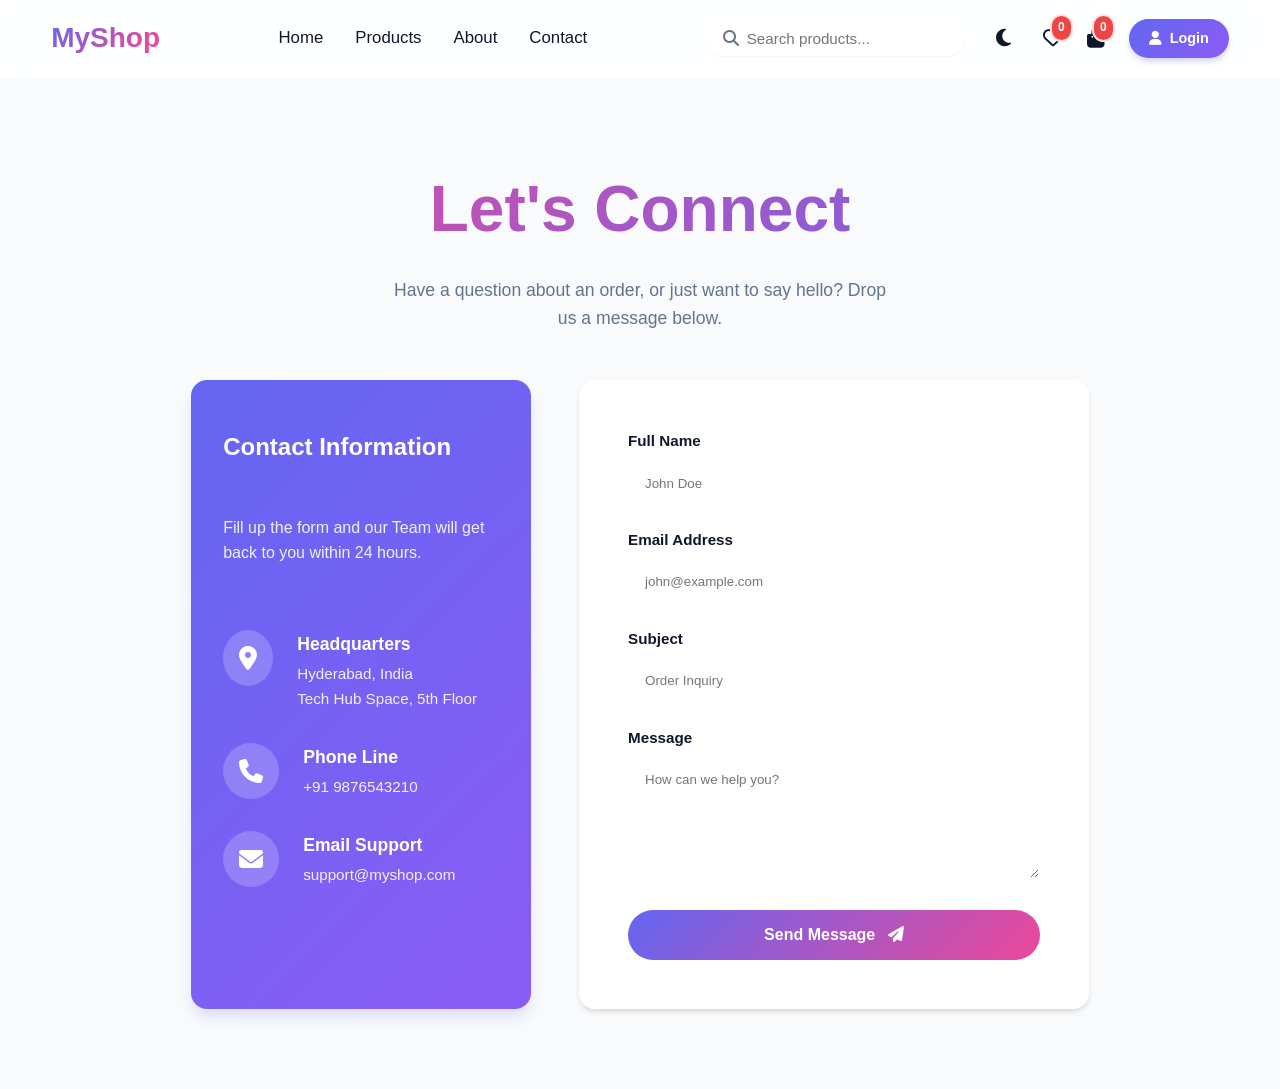
<file: contact.html>
<!DOCTYPE html>
<html lang="en">
<head>
    <meta charset="UTF-8">
    <title>Contact Us | MyShop</title>
    <meta name="viewport" content="width=device-width, initial-scale=1.0">
    <meta http-equiv="Content-Security-Policy" content="default-src 'self'; style-src 'self' 'unsafe-inline' https://cdnjs.cloudflare.com https://fonts.googleapis.com; font-src 'self' https://cdnjs.cloudflare.com https://fonts.gstatic.com; script-src 'self' 'unsafe-inline';">

    <link rel="preconnect" href="https://fonts.googleapis.com">
    <link rel="preconnect" href="https://fonts.gstatic.com" crossorigin>
    <link rel="preconnect" href="https://cdnjs.cloudflare.com" crossorigin>
    <link rel="stylesheet" href="style/variables.css">
    <link rel="stylesheet" href="style/main.css">
    <link rel="stylesheet" href="https://cdnjs.cloudflare.com/ajax/libs/font-awesome/6.5.1/css/all.min.css">
    
    <style>
        .contact-hero {
            text-align: center;
            padding: 5rem 4% 3rem 4%;
        }

        .contact-hero h1 {
            font-size: clamp(2.5rem, 5vw, 4rem);
            margin-bottom: 1rem;
            background: linear-gradient(135deg, var(--secondary-color), var(--primary-color));
            -webkit-background-clip: text;
            background-clip: text;
            -webkit-text-fill-color: transparent;
        }

        .contact-wrapper {
            max-width: 1000px;
            margin: 0 auto 5rem auto;
            display: grid;
            grid-template-columns: 1fr 1.5fr;
            gap: 3rem;
            padding: 0 4%;
        }

        @media (max-width: 768px) {
            .contact-wrapper {
                grid-template-columns: 1fr;
            }
        }

        .contact-info-card {
            background: linear-gradient(135deg, var(--primary-color), var(--accent-color));
            color: white;
            padding: 3rem 2rem;
            border-radius: var(--radius-lg);
            box-shadow: var(--shadow-colored);
            display: flex;
            flex-direction: column;
            gap: 2rem;
        }

        .info-row {
            display: flex;
            align-items: flex-start;
            gap: 1.5rem;
        }

        .info-row i {
            font-size: 1.5rem;
            background: rgba(255,255,255,0.2);
            padding: 1rem;
            border-radius: 50%;
        }

        .info-row h4 {
            font-size: 1.1rem;
            margin-bottom: 0.25rem;
        }
        .info-row p {
            opacity: 0.9;
            font-size: 0.95rem;
        }

        .contact-form {
            background: var(--surface-color);
            padding: 3rem;
            border-radius: var(--radius-lg);
            border: 1px solid var(--surface-border);
            box-shadow: var(--shadow-md);
        }

        .form-group {
            margin-bottom: 1.5rem;
        }

        .form-group label {
            display: block;
            margin-bottom: 0.5rem;
            color: var(--text-color);
            font-weight: 600;
            font-size: 0.95rem;
        }

        .form-control {
            width: 100%;
            padding: 0.8rem 1rem;
            background: rgba(255,255,255,0.5);
            border: 1px solid var(--surface-border);
            border-radius: var(--radius-md);
            color: var(--text-color);
            font-family: var(--font-main);
            outline: none;
            transition: border-color var(--transition-fast), box-shadow var(--transition-fast);
        }

        .form-control:focus {
            border-color: var(--primary-color);
            box-shadow: 0 0 0 3px rgba(99, 102, 241, 0.2);
            background: white;
        }

        textarea.form-control {
            resize: vertical;
            min-height: 120px;
        }

        .submit-btn {
            background: linear-gradient(135deg, var(--primary-color), var(--secondary-color));
            color: white;
            border: none;
            padding: 1rem 2rem;
            border-radius: var(--radius-full);
            font-weight: 700;
            font-size: 1rem;
            cursor: pointer;
            transition: transform var(--transition-bounce), box-shadow var(--transition-fast);
            width: 100%;
        }

        .submit-btn:hover {
            transform: translateY(-2px);
            box-shadow: var(--shadow-colored);
        }

        #form-success {
            display: none;
            background: var(--success-color);
            color: white;
            padding: 1rem;
            border-radius: var(--radius-md);
            text-align: center;
            margin-bottom: 1.5rem;
            font-weight: 600;
            animation: fadeUp 0.4s ease forwards;
        }
        
        @keyframes fadeUp {
            from { opacity: 0; transform: translateY(10px); }
            to { opacity: 1; transform: translateY(0); }
        }
    </style>
</head>
<body class="light-theme">

<!-- HEADER -->
<header id="main-header">
    <div class="logo" onclick="window.location.href='index.html'">MyShop</div>

    <nav id="navbar">
        <ul class="nav-links" id="nav-links">
            <li><a href="index.html" class="nav-link">Home</a></li>
            <li><a href="index.html#products" class="nav-link">Products</a></li>
            <li><a href="about.html" class="nav-link">About</a></li>
            <li><a href="contact.html" class="nav-link">Contact</a></li>
        </ul>
    </nav>

    <div class="header-actions">
        <!-- Search -->
        <div class="search-container">
            <div class="search-bar">
                <i class="fa fa-search"></i>
                <input type="text" id="searchInput" placeholder="Search products...">
            </div>
        </div>

        <!-- Dark Mode Toggle -->
        <button id="themeToggleBtn" class="theme-toggle-btn" aria-label="Toggle Dark Mode">
            <i class="fa-solid fa-moon"></i>
        </button>

        <!-- Wishlist -->
        <a href="wishlist.html" class="icon-badge-container">
            <i class="fa-regular fa-heart"></i>
            <span class="badge-count" id="wishlistCount">0</span>
        </a>
       
        <!-- Cart -->
        <a href="cart.html" class="icon-badge-container">
            <i class="fa-solid fa-bag-shopping"></i>
            <span class="badge-count" id="cartCount">0</span>
        </a>

        <!-- Auth Buttons -->
        <div id="authActions">
            <a href="login.html" class="login-btn" style="text-decoration: none; font-size: 0.9rem;" id="loginBtn"><i class="fa-solid fa-user"></i> Login</a>
        </div>

        <div class="hamburger" id="hamburgerMenu">
            <i class="fa fa-bars"></i>
        </div>
    </div>
</header>

<main>
    <div class="contact-hero">
        <h1>Let's Connect</h1>
        <p style="font-size: 1.1rem; color: var(--text-muted); max-width: 500px; margin: 0 auto;">Have a question about an order, or just want to say hello? Drop us a message below.</p>
    </div>

    <div class="contact-wrapper">
        <!-- Info Panel -->
        <div class="contact-info-card">
            <h3 style="font-size: 1.5rem; margin-bottom: 1rem;">Contact Information</h3>
            <p style="opacity: 0.9; margin-bottom: 2rem;">Fill up the form and our Team will get back to you within 24 hours.</p>

            <div class="info-row">
                <i class="fa-solid fa-location-dot"></i>
                <div>
                    <h4>Headquarters</h4>
                    <p>Hyderabad, India<br>Tech Hub Space, 5th Floor</p>
                </div>
            </div>
            <div class="info-row">
                <i class="fa-solid fa-phone"></i>
                <div>
                    <h4>Phone Line</h4>
                    <p>+91 9876543210</p>
                </div>
            </div>
            <div class="info-row">
                <i class="fa-solid fa-envelope"></i>
                <div>
                    <h4>Email Support</h4>
                    <p>support@myshop.com</p>
                </div>
            </div>
        </div>

        <!-- Form Panel -->
        <div class="contact-form">
            <div id="form-success"><i class="fa-solid fa-check-circle"></i> Message sent successfully!</div>
            
            <form id="contactForm" onsubmit="handleContact(event)">
                <div class="form-group">
                    <label>Full Name</label>
                    <input type="text" class="form-control" placeholder="John Doe" required>
                </div>
                <div class="form-group">
                    <label>Email Address</label>
                    <input type="email" class="form-control" placeholder="john@example.com" required>
                </div>
                <div class="form-group">
                    <label>Subject</label>
                    <input type="text" class="form-control" placeholder="Order Inquiry" required>
                </div>
                <div class="form-group">
                    <label>Message</label>
                    <textarea class="form-control" placeholder="How can we help you?" required></textarea>
                </div>
                <button type="submit" class="submit-btn">Send Message <i class="fa-solid fa-paper-plane" style="margin-left: 8px;"></i></button>
            </form>
        </div>
    </div>
</main>

<script src="scripts/ui.js" defer></script>
<script>
    function handleContact(e) {
        e.preventDefault();
        // Client-side simulation
        const btn = document.querySelector('.submit-btn');
        btn.innerHTML = '<i class="fa-solid fa-circle-notch fa-spin"></i> Sending...';
        btn.style.opacity = '0.8';

        setTimeout(() => {
            document.getElementById("contactForm").style.display = 'none';
            document.getElementById("form-success").style.display = 'block';
        }, 1000);
    }
</script>
</body>
</html>
</file>
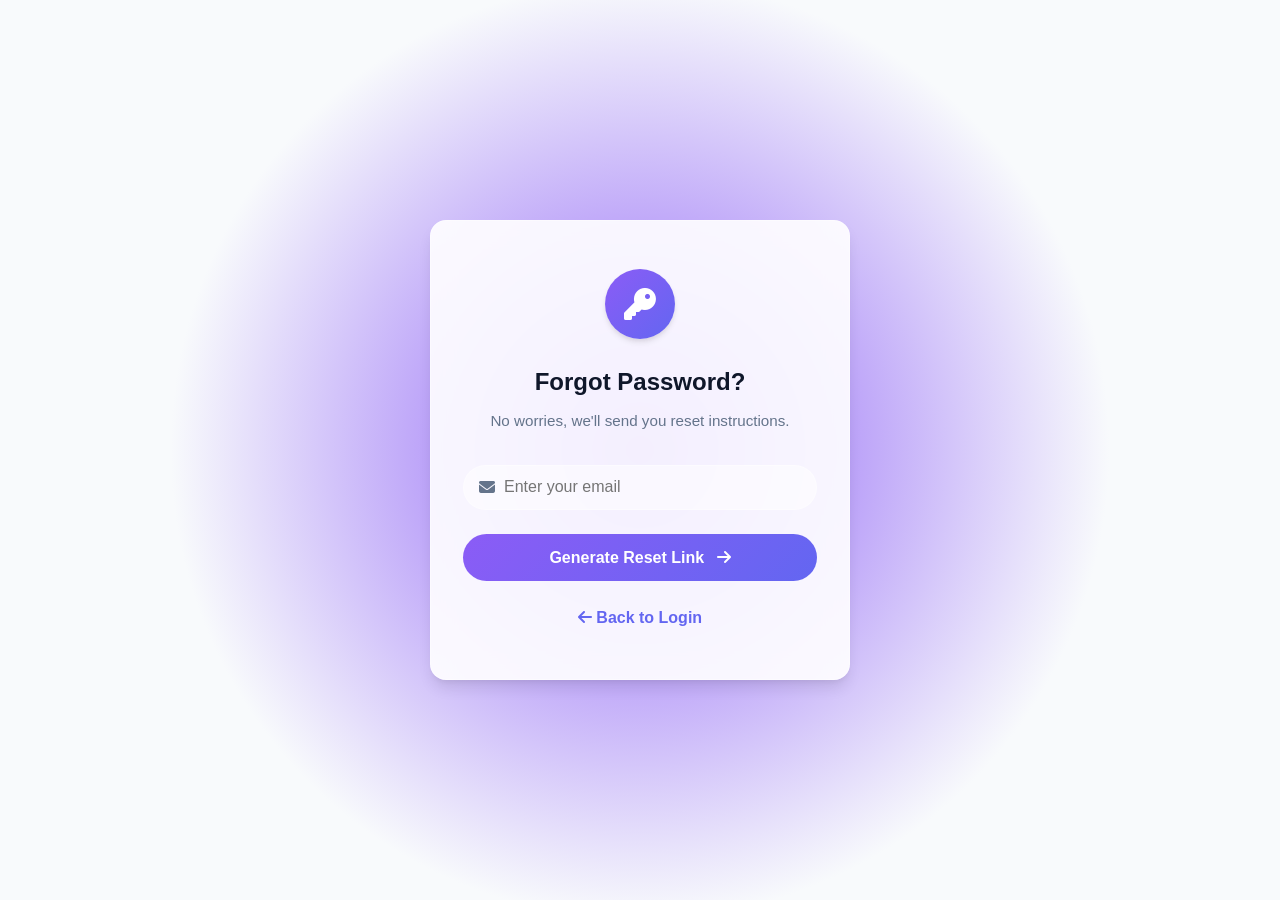
<file: forgot.html>
<!DOCTYPE html>
<html lang="en">
<head>
    <meta charset="UTF-8">
    <title>Forgot Password | MyShop</title>
    <meta name="viewport" content="width=device-width, initial-scale=1.0">
    <meta http-equiv="Content-Security-Policy" content="default-src 'self'; style-src 'self' 'unsafe-inline' https://cdnjs.cloudflare.com https://fonts.googleapis.com; font-src 'self' https://cdnjs.cloudflare.com https://fonts.gstatic.com; script-src 'self' 'unsafe-inline';">

    <link rel="preconnect" href="https://fonts.googleapis.com">
    <link rel="preconnect" href="https://fonts.gstatic.com" crossorigin>
    <link rel="preconnect" href="https://cdnjs.cloudflare.com" crossorigin>
    <link rel="stylesheet" href="style/variables.css">
    <link rel="stylesheet" href="style/main.css">
    <link rel="stylesheet" href="https://cdnjs.cloudflare.com/ajax/libs/font-awesome/6.5.1/css/all.min.css">
    
    <style>
        body {
            background: radial-gradient(circle at center, var(--accent-color), var(--bg-color) 60%);
            display: flex;
            justify-content: center;
            align-items: center;
            height: 100vh;
            margin: 0;
        }

        .auth-container {
            background: var(--surface-color);
            backdrop-filter: var(--glass-blur);
            -webkit-backdrop-filter: var(--glass-blur);
            border: 1px solid var(--surface-border);
            padding: 3rem 2rem;
            border-radius: var(--radius-lg);
            box-shadow: var(--shadow-lg);
            width: 100%;
            max-width: 420px;
            text-align: center;
            animation: fadeUp 0.6s ease-out forwards;
        }

        .avatar {
            width: 70px;
            height: 70px;
            background: linear-gradient(135deg, var(--accent-color), var(--primary-color));
            border-radius: 50%;
            display: flex;
            justify-content: center;
            align-items: center;
            font-size: 2rem;
            color: white;
            margin: 0 auto 1.5rem auto;
            box-shadow: var(--shadow-md);
        }

        h2 {
            margin-bottom: 0.5rem;
            color: var(--text-color);
        }

        p.desc {
            color: var(--text-muted);
            margin-bottom: 2rem;
            font-size: 0.95rem;
            line-height: 1.5;
        }

        .input-group {
            position: relative;
            margin-bottom: 1.5rem;
            text-align: left;
        }

        .input-group i {
            position: absolute;
            left: 1rem;
            top: 50%;
            transform: translateY(-50%);
            color: var(--text-muted);
        }

        .input-group input {
            width: 100%;
            padding: 0.8rem 1rem 0.8rem 2.5rem;
            border: 1px solid var(--surface-border);
            border-radius: var(--radius-full);
            background: rgba(255, 255, 255, 0.5);
            color: var(--text-color);
            font-size: 1rem;
            font-family: var(--font-main);
            outline: none;
            transition: border-color var(--transition-fast), box-shadow var(--transition-fast);
        }

        .input-group input:focus {
            border-color: var(--accent-color);
            box-shadow: 0 0 0 3px rgba(139, 92, 246, 0.2);
            background: white;
        }

        .auth-btn {
            width: 100%;
            padding: 0.9rem;
            border: none;
            border-radius: var(--radius-full);
            background: linear-gradient(135deg, var(--accent-color), var(--primary-color));
            color: white;
            font-size: 1rem;
            font-weight: 600;
            cursor: pointer;
            transition: transform var(--transition-bounce), box-shadow var(--transition-fast);
        }

        .auth-btn:hover {
            transform: translateY(-2px);
            box-shadow: 0 8px 15px rgba(139, 92, 246, 0.4);
        }

        .auth-links {
            margin-top: 1.5rem;
        }

        .auth-links a {
            color: var(--primary-color);
            text-decoration: none;
            font-weight: 600;
            transition: color var(--transition-fast);
        }

        .auth-links a:hover {
            color: var(--secondary-color);
            text-decoration: underline;
        }

        #resetMessage {
            display: none;
            margin-top: 1.5rem;
            padding: 1rem;
            border-radius: var(--radius-md);
            background: var(--success-color);
            color: white;
            font-weight: 500;
            animation: fadeUp 0.4s ease forwards;
        }
    </style>
</head>
<body class="light-theme">

<div class="auth-container">
    <div class="avatar"><i class="fa-solid fa-key"></i></div>
    <h2>Forgot Password?</h2>
    <p class="desc">No worries, we'll send you reset instructions.</p>
    
    <form id="forgotForm" onsubmit="sendResetLink(event)">
        <div class="input-group">
            <i class="fa fa-envelope"></i>
            <input type="email" id="resetEmail" placeholder="Enter your email" required>
        </div>

        <button type="submit" class="auth-btn">Generate Reset Link <i class="fa-solid fa-arrow-right" style="margin-left: 8px;"></i></button>
    </form>
    
    <div id="resetMessage"></div>

    <div class="auth-links">
        <a href="login.html"><i class="fa-solid fa-arrow-left"></i> Back to Login</a>
    </div>
</div>

<script>
    // Apply theme on load if exists
    const savedTheme = localStorage.getItem("theme");
    if (savedTheme === "dark") {
        document.body.classList.add("dark-theme");
        document.body.classList.remove("light-theme");
    }

    // Mock functionality previously in scripts/forgot.js
    function sendResetLink(e) {
        e.preventDefault();
        const email = document.getElementById("resetEmail").value;
        const msgBox = document.getElementById("resetMessage");
        const form = document.getElementById("forgotForm");

        if(email) {
            form.style.display = 'none';
            msgBox.innerHTML = '<i class="fa-solid fa-check-circle"></i> Password reset link sent to <strong>' + email + '</strong>.<br><br><a href="reset.html" style="color:white; text-decoration:underline;">Click here to simulate resetting</a>';
            msgBox.style.display = 'block';
        }
    }
</script>

</body>
</html>
</file>
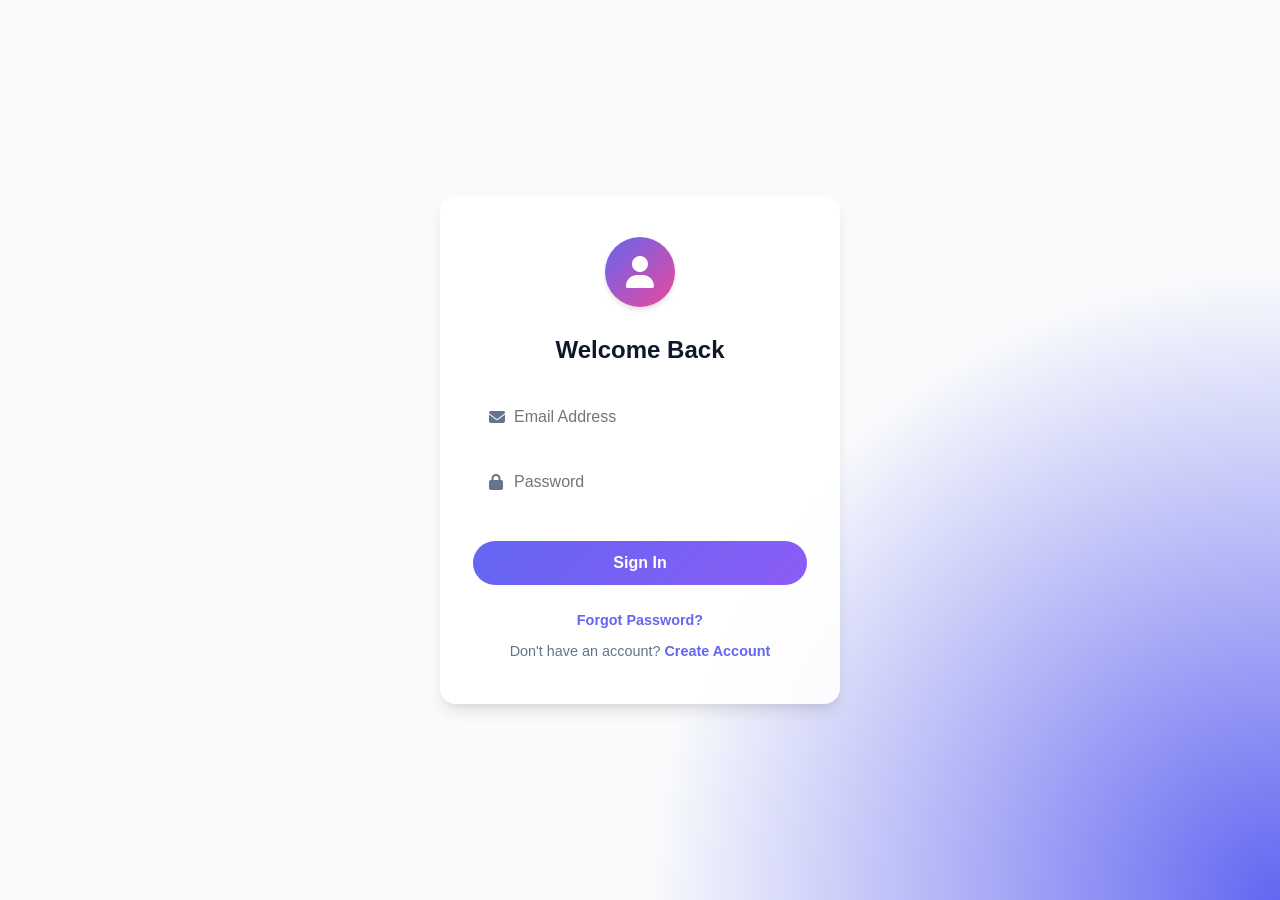
<file: login.html>
<!DOCTYPE html>
<html lang="en">
<head>
    <meta charset="UTF-8">
    <title>Login | MyShop</title>
    <meta name="viewport" content="width=device-width, initial-scale=1.0">
    <meta http-equiv="Content-Security-Policy" content="default-src 'self'; img-src 'self' data: https://fakestoreapi.com https://cdn.jsdelivr.net; style-src 'self' 'unsafe-inline' https://cdnjs.cloudflare.com https://fonts.googleapis.com; font-src 'self' https://cdnjs.cloudflare.com https://fonts.gstatic.com; script-src 'self' 'unsafe-inline' https://cdnjs.cloudflare.com;">
    
    <link rel="preconnect" href="https://fonts.googleapis.com">
    <link rel="preconnect" href="https://fonts.gstatic.com" crossorigin>
    <link rel="preconnect" href="https://cdnjs.cloudflare.com" crossorigin>
    <link rel="stylesheet" href="style/variables.css">
    <link rel="stylesheet" href="style/main.css">
    <link rel="stylesheet" href="https://cdnjs.cloudflare.com/ajax/libs/font-awesome/6.5.1/css/all.min.css">
    
    <style>
        body {
            background: radial-gradient(circle at bottom right, var(--primary-color), var(--bg-color) 40%);
            display: flex;
            justify-content: center;
            align-items: center;
            height: 100vh;
            margin: 0;
            overflow: hidden;
        }

        .auth-container {
            background: var(--surface-color);
            backdrop-filter: var(--glass-blur);
            -webkit-backdrop-filter: var(--glass-blur);
            border: 1px solid var(--surface-border);
            padding: 2.5rem 2rem;
            border-radius: var(--radius-lg);
            box-shadow: var(--shadow-lg);
            width: 100%;
            max-width: 400px;
            text-align: center;
            animation: fadeUp 0.6s ease-out forwards;
        }

        .avatar {
            width: 70px;
            height: 70px;
            background: linear-gradient(135deg, var(--primary-color), var(--secondary-color));
            border-radius: 50%;
            display: flex;
            justify-content: center;
            align-items: center;
            font-size: 2rem;
            color: white;
            margin: 0 auto 1.5rem auto;
            box-shadow: var(--shadow-md);
        }

        h2 {
            margin-bottom: 1.5rem;
            color: var(--text-color);
            font-weight: 700;
        }

        .input-group {
            position: relative;
            margin-bottom: 1.25rem;
            text-align: left;
        }

        .input-group i {
            position: absolute;
            left: 1rem;
            top: 50%;
            transform: translateY(-50%);
            color: var(--text-muted);
        }

        .input-group input {
            width: 100%;
            padding: 0.8rem 1rem 0.8rem 2.5rem;
            border: 1px solid var(--surface-border);
            border-radius: var(--radius-full);
            background: rgba(255, 255, 255, 0.5);
            color: var(--text-color);
            font-size: 1rem;
            font-family: var(--font-main);
            outline: none;
            transition: border-color var(--transition-fast), box-shadow var(--transition-fast);
        }

        .input-group input:focus {
            border-color: var(--primary-color);
            box-shadow: 0 0 0 3px rgba(99, 102, 241, 0.2);
            background: white;
        }

        .auth-btn {
            width: 100%;
            padding: 0.8rem;
            border: none;
            border-radius: var(--radius-full);
            background: linear-gradient(135deg, var(--primary-color), var(--accent-color));
            color: white;
            font-size: 1rem;
            font-weight: 600;
            cursor: pointer;
            transition: transform var(--transition-bounce), box-shadow var(--transition-fast);
            margin-top: 1rem;
        }

        .auth-btn:hover {
            transform: translateY(-2px);
            box-shadow: 0 8px 15px rgba(99, 102, 241, 0.4);
        }

        .auth-links {
            margin-top: 1.5rem;
            font-size: 0.9rem;
            color: var(--text-muted);
        }

        .auth-links a {
            color: var(--primary-color);
            text-decoration: none;
            font-weight: 600;
            transition: color var(--transition-fast);
        }

        .auth-links a:hover {
            color: var(--secondary-color);
        }

        .error-msg {
            color: var(--danger-color);
            font-size: 0.85rem;
            margin-top: 0.25rem;
            display: none;
            margin-left: 1rem;
        }
        
        #globalAuthError {
            color: white;
            background: var(--danger-color);
            padding: 0.5rem;
            border-radius: var(--radius-md);
            margin-bottom: 1rem;
            font-size: 0.9rem;
            display: none;
        }
    </style>
</head>
<body class="light-theme">

<div class="auth-container">
    <div class="avatar"><i class="fa fa-user"></i></div>
    <h2>Welcome Back</h2>
    
    <div id="globalAuthError"></div>

    <form id="loginForm" onsubmit="loginUser(event)">
        <div class="input-group">
            <i class="fa fa-envelope"></i>
            <input type="email" id="email" placeholder="Email Address" required>
        </div>
        <div class="input-group">
            <i class="fa fa-lock"></i>
            <input type="password" id="password" placeholder="Password" required>
        </div>

        <button type="submit" class="auth-btn">Sign In</button>
    </form>

    <div class="auth-links">
        <p style="margin-bottom: 0.5rem;"><a href="forgot.html">Forgot Password?</a></p>
        <p>Don't have an account? <a href="signup.html">Create Account</a></p>
    </div>
</div>

<script src="scripts/auth.js" defer></script>
</body>
</html>
</file>
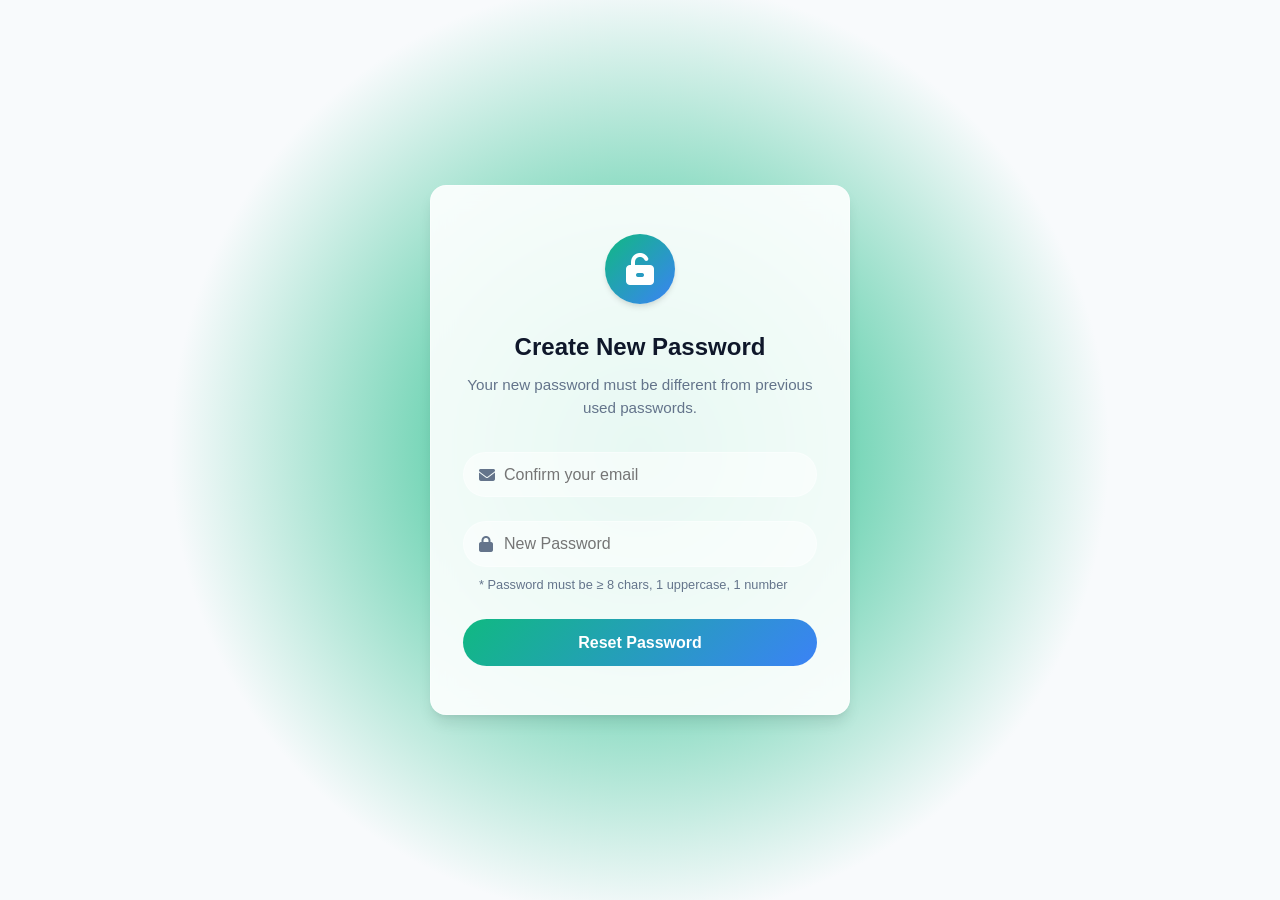
<file: reset.html>
<!DOCTYPE html>
<html lang="en">
<head>
    <meta charset="UTF-8">
    <title>Reset Password | MyShop</title>
    <meta name="viewport" content="width=device-width, initial-scale=1.0">
    <meta http-equiv="Content-Security-Policy" content="default-src 'self'; style-src 'self' 'unsafe-inline' https://cdnjs.cloudflare.com https://fonts.googleapis.com; font-src 'self' https://cdnjs.cloudflare.com https://fonts.gstatic.com; script-src 'self' 'unsafe-inline';">

    <link rel="preconnect" href="https://fonts.googleapis.com">
    <link rel="preconnect" href="https://fonts.gstatic.com" crossorigin>
    <link rel="preconnect" href="https://cdnjs.cloudflare.com" crossorigin>
    <link rel="stylesheet" href="style/variables.css">
    <link rel="stylesheet" href="style/main.css">
    <link rel="stylesheet" href="https://cdnjs.cloudflare.com/ajax/libs/font-awesome/6.5.1/css/all.min.css">
    
    <style>
        body {
            background: radial-gradient(circle at center, var(--success-color), var(--bg-color) 60%);
            display: flex;
            justify-content: center;
            align-items: center;
            height: 100vh;
            margin: 0;
        }

        .auth-container {
            background: var(--surface-color);
            backdrop-filter: var(--glass-blur);
            -webkit-backdrop-filter: var(--glass-blur);
            border: 1px solid var(--surface-border);
            padding: 3rem 2rem;
            border-radius: var(--radius-lg);
            box-shadow: var(--shadow-lg);
            width: 100%;
            max-width: 420px;
            text-align: center;
            animation: fadeUp 0.6s ease-out forwards;
        }

        .avatar {
            width: 70px;
            height: 70px;
            background: linear-gradient(135deg, var(--success-color), #3b82f6);
            border-radius: 50%;
            display: flex;
            justify-content: center;
            align-items: center;
            font-size: 2rem;
            color: white;
            margin: 0 auto 1.5rem auto;
            box-shadow: var(--shadow-md);
        }

        h2 {
            margin-bottom: 0.5rem;
            color: var(--text-color);
        }

        p.desc {
            color: var(--text-muted);
            margin-bottom: 2rem;
            font-size: 0.95rem;
            line-height: 1.5;
        }

        .input-group {
            position: relative;
            margin-bottom: 1.5rem;
            text-align: left;
        }

        .input-group i {
            position: absolute;
            left: 1rem;
            top: 50%;
            transform: translateY(-50%);
            color: var(--text-muted);
        }

        .input-group input {
            width: 100%;
            padding: 0.8rem 1rem 0.8rem 2.5rem;
            border: 1px solid var(--surface-border);
            border-radius: var(--radius-full);
            background: rgba(255, 255, 255, 0.5);
            color: var(--text-color);
            font-size: 1rem;
            font-family: var(--font-main);
            outline: none;
            transition: border-color var(--transition-fast), box-shadow var(--transition-fast);
        }

        .input-group input:focus {
            border-color: var(--success-color);
            box-shadow: 0 0 0 3px rgba(16, 185, 129, 0.2);
            background: white;
        }

        .auth-btn {
            width: 100%;
            padding: 0.9rem;
            border: none;
            border-radius: var(--radius-full);
            background: linear-gradient(135deg, var(--success-color), #3b82f6);
            color: white;
            font-size: 1rem;
            font-weight: 600;
            cursor: pointer;
            transition: transform var(--transition-bounce), box-shadow var(--transition-fast);
        }

        .auth-btn:hover {
            transform: translateY(-2px);
            box-shadow: 0 8px 15px rgba(16, 185, 129, 0.4);
        }
        
        #globalAuthError {
            display: none;
            background: var(--danger-color);
            color: white;
            padding: 0.8rem;
            border-radius: var(--radius-md);
            margin-bottom: 1.5rem;
            font-size: 0.9rem;
        }
        
        #globalAuthSuccess {
            display: none;
            background: var(--success-color);
            color: white;
            padding: 0.8rem;
            border-radius: var(--radius-md);
            margin-bottom: 1.5rem;
            font-size: 0.9rem;
        }
    </style>
</head>
<body class="light-theme">

<div class="auth-container">
    <div class="avatar"><i class="fa-solid fa-unlock-keyhole"></i></div>
    <h2>Create New Password</h2>
    <p class="desc">Your new password must be different from previous used passwords.</p>
    
    <div id="globalAuthError"></div>
    <div id="globalAuthSuccess"></div>
    
    <form id="resetForm" onsubmit="handleResetPassword(event)">
        <div class="input-group">
            <i class="fa fa-envelope"></i>
            <input type="email" id="email" placeholder="Confirm your email" required>
        </div>
        <div class="input-group" style="margin-bottom: 0.5rem;">
            <i class="fa fa-lock"></i>
            <input type="password" id="newPassword" placeholder="New Password" required>
        </div>
        <div style="text-align: left; font-size: 0.8rem; color: var(--text-muted); margin-bottom: 1.5rem; margin-left: 1rem;">
            * Password must be ≥ 8 chars, 1 uppercase, 1 number
        </div>

        <button type="submit" class="auth-btn">Reset Password</button>
    </form>
</div>

<script>
    // Apply theme on load if exists
    const savedTheme = localStorage.getItem("theme");
    if (savedTheme === "dark") {
        document.body.classList.add("dark-theme");
        document.body.classList.remove("light-theme");
    }

    const passwordRegex = /^(?=.*[A-Z])(?=.*\d)[A-Za-z\d@$!%*?&]{8,}$/;

    // Updated functionality for reset.js logic matching the new security rules
    function handleResetPassword(e) {
        e.preventDefault();
        const email = document.getElementById("email").value;
        const newPassword = document.getElementById("newPassword").value;
        const errBox = document.getElementById("globalAuthError");
        const sucBox = document.getElementById("globalAuthSuccess");
        
        errBox.style.display = 'none';
        sucBox.style.display = 'none';

        if (!passwordRegex.test(newPassword)) {
            errBox.textContent = "Password must be at least 8 characters long, contain 1 uppercase letter and 1 number.";
            errBox.style.display = 'block';
            return;
        }

        let users = JSON.parse(localStorage.getItem("users")) || [];
        let userIndex = users.findIndex(u => u.email === email);
        
        if(userIndex > -1){
            users[userIndex].password = newPassword;
            localStorage.setItem("users", JSON.stringify(users));
            
            document.getElementById("resetForm").style.display = 'none';
            sucBox.innerHTML = 'Password reset successfully!<br>Redirecting to login...';
            sucBox.style.display = 'block';
            
            setTimeout(() => {
                window.location.href = "login.html";
            }, 2000);
        } else {
            errBox.textContent = "No account found with that email.";
            errBox.style.display = 'block';
        }
    }
</script>

</body>
</html>
</file>
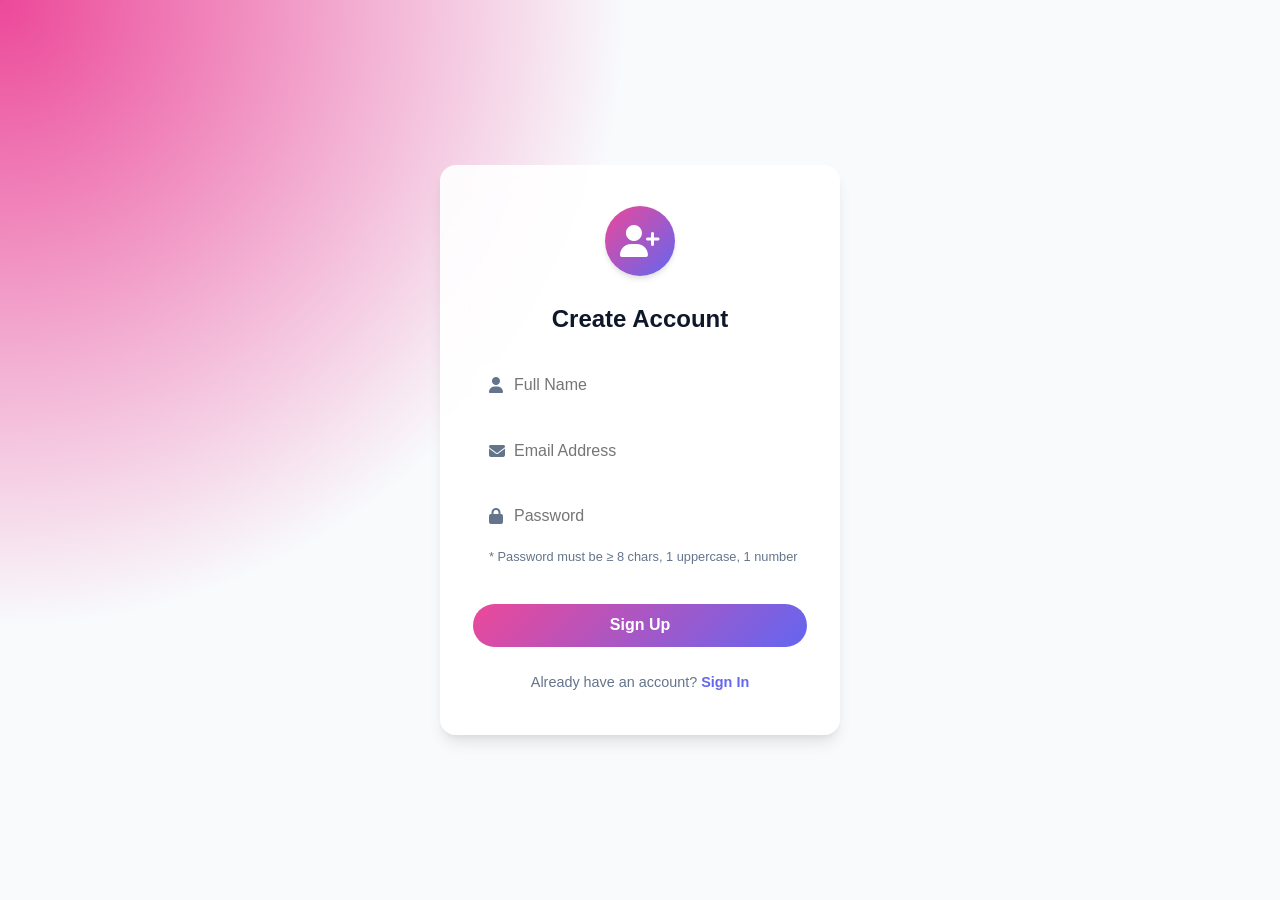
<file: signup.html>
<!DOCTYPE html>
<html lang="en">
<head>
    <meta charset="UTF-8">
    <title>Sign Up | MyShop</title>
    <meta name="viewport" content="width=device-width, initial-scale=1.0">
    <meta http-equiv="Content-Security-Policy" content="default-src 'self'; img-src 'self' data: https://fakestoreapi.com https://cdn.jsdelivr.net; style-src 'self' 'unsafe-inline' https://cdnjs.cloudflare.com https://fonts.googleapis.com; font-src 'self' https://cdnjs.cloudflare.com https://fonts.gstatic.com; script-src 'self' 'unsafe-inline' https://cdnjs.cloudflare.com;">
    
    <link rel="preconnect" href="https://fonts.googleapis.com">
    <link rel="preconnect" href="https://fonts.gstatic.com" crossorigin>
    <link rel="preconnect" href="https://cdnjs.cloudflare.com" crossorigin>
    <link rel="stylesheet" href="style/variables.css">
    <link rel="stylesheet" href="style/main.css">
    <link rel="stylesheet" href="https://cdnjs.cloudflare.com/ajax/libs/font-awesome/6.5.1/css/all.min.css">
    
    <style>
        body {
            background: radial-gradient(circle at top left, var(--secondary-color), var(--bg-color) 40%);
            display: flex;
            justify-content: center;
            align-items: center;
            height: 100vh;
            margin: 0;
            overflow: hidden;
        }

        .auth-container {
            background: var(--surface-color);
            backdrop-filter: var(--glass-blur);
            -webkit-backdrop-filter: var(--glass-blur);
            border: 1px solid var(--surface-border);
            padding: 2.5rem 2rem;
            border-radius: var(--radius-lg);
            box-shadow: var(--shadow-lg);
            width: 100%;
            max-width: 400px;
            text-align: center;
            animation: fadeUp 0.6s ease-out forwards;
        }

        .avatar {
            width: 70px;
            height: 70px;
            background: linear-gradient(135deg, var(--secondary-color), var(--primary-color));
            border-radius: 50%;
            display: flex;
            justify-content: center;
            align-items: center;
            font-size: 2rem;
            color: white;
            margin: 0 auto 1.5rem auto;
            box-shadow: var(--shadow-md);
        }

        h2 {
            margin-bottom: 1.5rem;
            color: var(--text-color);
            font-weight: 700;
        }

        .input-group {
            position: relative;
            margin-bottom: 1.25rem;
            text-align: left;
        }

        .input-group i {
            position: absolute;
            left: 1rem;
            top: 50%;
            transform: translateY(-50%);
            color: var(--text-muted);
        }

        .input-group input {
            width: 100%;
            padding: 0.8rem 1rem 0.8rem 2.5rem;
            border: 1px solid var(--surface-border);
            border-radius: var(--radius-full);
            background: rgba(255, 255, 255, 0.5);
            color: var(--text-color);
            font-size: 1rem;
            font-family: var(--font-main);
            outline: none;
            transition: border-color var(--transition-fast), box-shadow var(--transition-fast);
        }

        .input-group input:focus {
            border-color: var(--secondary-color);
            box-shadow: 0 0 0 3px rgba(236, 72, 153, 0.2);
            background: white;
        }

        .auth-btn {
            width: 100%;
            padding: 0.8rem;
            border: none;
            border-radius: var(--radius-full);
            background: linear-gradient(135deg, var(--secondary-color), var(--primary-color));
            color: white;
            font-size: 1rem;
            font-weight: 600;
            cursor: pointer;
            transition: transform var(--transition-bounce), box-shadow var(--transition-fast);
            margin-top: 1rem;
        }

        .auth-btn:hover {
            transform: translateY(-2px);
            box-shadow: 0 8px 15px rgba(236, 72, 153, 0.4);
        }

        .auth-links {
            margin-top: 1.5rem;
            font-size: 0.9rem;
            color: var(--text-muted);
        }

        .auth-links a {
            color: var(--primary-color);
            text-decoration: none;
            font-weight: 600;
            transition: color var(--transition-fast);
        }

        .auth-links a:hover {
            color: var(--secondary-color);
        }

        #globalAuthError {
            color: white;
            background: var(--danger-color);
            padding: 0.5rem;
            border-radius: var(--radius-md);
            margin-bottom: 1rem;
            font-size: 0.9rem;
            display: none;
        }
        
        #globalAuthSuccess {
            color: white;
            background: var(--success-color);
            padding: 0.5rem;
            border-radius: var(--radius-md);
            margin-bottom: 1rem;
            font-size: 0.9rem;
            display: none;
        }
    </style>
</head>
<body class="light-theme">

<div class="auth-container">
    <div class="avatar"><i class="fa fa-user-plus"></i></div>
    <h2>Create Account</h2>
    
    <div id="globalAuthError"></div>
    <div id="globalAuthSuccess"></div>

    <form id="signupForm" onsubmit="signupUser(event)">
        <div class="input-group">
            <i class="fa fa-user"></i>
            <input type="text" id="name" placeholder="Full Name" required>
        </div>
        <div class="input-group">
            <i class="fa fa-envelope"></i>
            <input type="email" id="email" placeholder="Email Address" required>
        </div>
        <div class="input-group" style="margin-bottom: 0.5rem;">
            <i class="fa fa-lock"></i>
            <input type="password" id="password" placeholder="Password" required>
        </div>
        <div style="text-align: left; font-size: 0.8rem; color: var(--text-muted); margin-bottom: 1.25rem; margin-left: 1rem;">
            * Password must be ≥ 8 chars, 1 uppercase, 1 number
        </div>

        <button type="submit" class="auth-btn">Sign Up</button>
    </form>

    <div class="auth-links">
        <p>Already have an account? <a href="login.html">Sign In</a></p>
    </div>
</div>

<script src="scripts/auth.js" defer></script>
</body>
</html>
</file>
<file: style/variables.css>
@import url('https://fonts.googleapis.com/css2?family=Outfit:wght@300;400;500;600;700;800&display=swap');
:root {
    --bg-color: #f8fafc;
    --text-color: #0f172a;
    --text-muted: #64748b;
    --surface-color: rgba(255, 255, 255, 0.9);
    --surface-border: rgba(255, 255, 255, 0.4);
    --primary-color: #6366f1;
    --primary-hover: #4f46e5;
    --secondary-color: #ec4899;
    --secondary-hover: #db2777;
    --accent-color: #8b5cf6;
    --danger-color: #ef4444;
    --success-color: #10b981;
    --header-bg: rgba(255, 255, 255, 0.85);
    --shadow-sm: 0 1px 2px 0 rgba(0, 0, 0, 0.05);
    --shadow-md: 0 4px 6px -1px rgba(0, 0, 0, 0.1), 0 2px 4px -1px rgba(0, 0, 0, 0.06);
    --shadow-lg: 0 10px 15px -3px rgba(0, 0, 0, 0.1), 0 4px 6px -2px rgba(0, 0, 0, 0.05);
    --shadow-colored: 0 10px 15px -3px rgba(99, 102, 241, 0.2);
    --glass-blur: blur(12px);
    --font-main: 'Outfit', sans-serif;
    --radius-sm: 0.375rem;
    --radius-md: 0.5rem;
    --radius-lg: 1rem;
    --radius-full: 9999px;
    --transition-fast: 0.15s ease;
    --transition-normal: 0.3s cubic-bezier(0.4, 0, 0.2, 1);
    --transition-bounce: 0.5s cubic-bezier(0.68, -0.55, 0.265, 1.55);
}
body.dark-theme {
    --bg-color: #0f172a;
    --text-color: #f8fafc;
    --text-muted: #94a3b8;
    --surface-color: rgba(30, 41, 59, 0.7);
    --surface-border: rgba(255, 255, 255, 0.1);
    --primary-color: #818cf8;
    --primary-hover: #6366f1;
    --secondary-color: #f472b6;
    --secondary-hover: #ec4899;
    --accent-color: #a78bfa;
    --header-bg: rgba(15, 23, 42, 0.85);
    --shadow-sm: 0 1px 2px 0 rgba(0, 0, 0, 0.3);
    --shadow-md: 0 4px 6px -1px rgba(0, 0, 0, 0.4), 0 2px 4px -1px rgba(0, 0, 0, 0.2);
    --shadow-lg: 0 10px 15px -3px rgba(0, 0, 0, 0.5), 0 4px 6px -2px rgba(0, 0, 0, 0.3);
}
</file>
<file: style/main.css>
@import url('variables.css');
* {
    margin: 0;
    padding: 0;
    box-sizing: border-box;
    font-family: var(--font-main);
}
html {
    scroll-behavior: smooth;
}
body {
    background-color: var(--bg-color);
    color: var(--text-color);
    transition: background-color var(--transition-normal), color var(--transition-normal);
    line-height: 1.6;
    overflow-x: hidden;
}
::-webkit-scrollbar {
    width: 12px;
}
::-webkit-scrollbar-track {
    background: var(--bg-color);
}
::-webkit-scrollbar-thumb {
    background: linear-gradient(180deg, var(--primary-color), var(--secondary-color));
    border-radius: 10px;
    border: 3px solid var(--bg-color);
}
::-webkit-scrollbar-thumb:hover {
    background: linear-gradient(180deg, var(--secondary-color), var(--accent-color));
}
header {
    display: flex;
    justify-content: space-between;
    align-items: center;
    padding: 1rem 4%;
    background: var(--header-bg);
    backdrop-filter: var(--glass-blur);
    -webkit-backdrop-filter: var(--glass-blur);
    border-bottom: 1px solid var(--surface-border);
    position: sticky;
    top: 0;
    z-index: 1000;
    transition: all var(--transition-normal);
}
.logo {
    font-size: 1.75rem;
    font-weight: 800;
    background: linear-gradient(135deg, var(--primary-color), var(--secondary-color), var(--accent-color));
    background-size: 200% auto;
    -webkit-background-clip: text;
    background-clip: text;
    -webkit-text-fill-color: transparent;
    cursor: pointer;
    animation: gradient-shift 4s ease infinite;
}
.nav-links {
    list-style: none;
    display: flex;
    gap: 2rem;
    align-items: center;
}
.nav-links li a {
    text-decoration: none;
    color: var(--text-color);
    font-weight: 500;
    font-size: 1.05rem;
    position: relative;
    padding: 0.5rem 0;
    transition: color var(--transition-fast);
}
.nav-links li a:hover {
    color: var(--primary-color);
}
.nav-links li a::after {
    content: "";
    position: absolute;
    width: 0%;
    height: 3px;
    background: var(--primary-color);
    bottom: 0;
    left: 0;
    border-radius: var(--radius-full);
    transition: width var(--transition-bounce);
}
.nav-links li a:hover::after {
    width: 100%;
}
.header-actions {
    display: flex;
    align-items: center;
    gap: 1.5rem;
}
.search-container {
    position: relative;
    display: flex;
    align-items: center;
}
.search-bar {
    display: flex;
    align-items: center;
    background: var(--surface-color);
    border: 1px solid var(--surface-border);
    padding: 0.5rem 1rem;
    border-radius: var(--radius-full);
    box-shadow: var(--shadow-sm);
    transition: box-shadow var(--transition-fast), border-color var(--transition-fast);
}
.search-bar:focus-within {
    border-color: var(--primary-color);
    box-shadow: 0 0 0 3px rgba(99, 102, 241, 0.2);
}
.search-bar i {
    color: var(--text-muted);
    font-size: 1rem;
}
.search-bar input {
    border: none;
    outline: none;
    background: transparent;
    color: var(--text-color);
    margin-left: 0.5rem;
    width: 200px;
    font-size: 0.95rem;
    transition: width var(--transition-normal);
}
.theme-toggle-btn {
    background: transparent;
    border: none;
    color: var(--text-color);
    font-size: 1.25rem;
    cursor: pointer;
    transition: transform var(--transition-bounce), color var(--transition-fast);
    display: flex;
    align-items: center;
    justify-content: center;
    padding: 0.5rem;
    border-radius: 50%;
}
.theme-toggle-btn:hover {
    transform: rotate(30deg) scale(1.1);
    color: var(--primary-color);
    background: var(--surface-color);
}
.icon-badge-container {
    position: relative;
    cursor: pointer;
    color: var(--text-color);
    font-size: 1.25rem;
    transition: transform var(--transition-bounce), color var(--transition-fast);
    text-decoration: none;
}
.icon-badge-container:hover {
    transform: translateY(-2px) scale(1.1);
    color: var(--primary-color);
}
.badge-count {
    position: absolute;
    top: -8px;
    right: -10px;
    background: var(--danger-color);
    color: white;
    font-size: 0.75rem;
    font-weight: bold;
    padding: 2px 6px;
    border-radius: var(--radius-full);
    border: 2px solid var(--header-bg);
    animation: pulse-glow 2s infinite;
}
.login-btn {
    padding: 0.5rem 1.25rem;
    background: linear-gradient(135deg, var(--primary-color), var(--accent-color));
    color: white;
    border: none;
    border-radius: var(--radius-full);
    font-weight: 600;
    cursor: pointer;
    box-shadow: 0 4px 6px -1px rgba(99, 102, 241, 0.3);
    transition: transform var(--transition-bounce), box-shadow var(--transition-fast);
    display: inline-flex;
    align-items: center;
    gap: 0.5rem;
}
.login-btn:hover {
    transform: translateY(-2px);
    box-shadow: 0 6px 12px -2px rgba(99, 102, 241, 0.4);
}
.auth-btn:hover {
    transform: translateY(-2px);
    box-shadow: 0 8px 25px rgba(99, 102, 241, 0.6);
}
.logout-btn {
    padding: 0.5rem 1.25rem;
    background: linear-gradient(135deg, var(--danger-color), #f43f5e);
    color: white;
    border: none;
    border-radius: var(--radius-full);
    font-weight: 600;
    cursor: pointer;
    box-shadow: 0 4px 6px -1px rgba(239, 68, 68, 0.3);
    transition: transform var(--transition-bounce), box-shadow var(--transition-fast);
    display: inline-flex;
    align-items: center;
    gap: 0.5rem;
}
.logout-btn:hover {
    transform: translateY(-2px);
    box-shadow: 0 6px 12px -2px rgba(239, 68, 68, 0.4);
}
.hamburger {
    display: none;
    font-size: 1.4rem;
    cursor: pointer;
    color: var(--text-color);
    background: var(--surface-color);
    border: 1px solid var(--surface-border);
    padding: 0.4rem 0.6rem;
    border-radius: var(--radius-md);
    transition: all var(--transition-fast);
}
.hamburger:hover {
    color: var(--primary-color);
    border-color: var(--primary-color);
}
.hero {
    position: relative;
    min-height: 80vh;
    display: flex;
    justify-content: center;
    align-items: center;
    padding: 2rem 4%;
    overflow: hidden;
    background: radial-gradient(circle at center, var(--surface-color) 0%, var(--bg-color) 100%);
}
.hero::before {
    content: '';
    position: absolute;
    top: -50%;
    left: -50%;
    width: 200%;
    height: 200%;
    background: radial-gradient(circle at 50% 50%, 
        rgba(99, 102, 241, 0.15) 0%, 
        rgba(236, 72, 153, 0.05) 25%, 
        transparent 50%);
    animation: rotateGradient 20s linear infinite;
    z-index: 0;
    pointer-events: none;
}
@keyframes rotateGradient {
    0% { transform: rotate(0deg); }
    100% { transform: rotate(360deg); }
}
.hero-content {
    position: relative;
    z-index: 2;
    text-align: center;
    max-width: 800px;
    padding: 3rem;
    border-radius: var(--radius-lg);
    background: var(--surface-color);
    backdrop-filter: var(--glass-blur);
    -webkit-backdrop-filter: var(--glass-blur);
    border: 1px solid var(--surface-border);
    box-shadow: var(--shadow-lg);
}
.hero-content h1 {
    font-size: clamp(2.5rem, 5vw, 4.5rem);
    font-weight: 800;
    line-height: 1.1;
    margin-bottom: 1.5rem;
    background: linear-gradient(135deg, var(--primary-color), var(--secondary-color), var(--accent-color));
    background-size: 200% auto;
    -webkit-background-clip: text;
    background-clip: text;
    -webkit-text-fill-color: transparent;
    animation: gradient-shift 4s ease infinite, fadeUp 0.8s ease-out forwards;
}
.hero-content p {
    font-size: clamp(1rem, 2vw, 1.25rem);
    color: var(--text-muted);
    margin-bottom: 2rem;
    animation: fadeUp 1s ease-out forwards;
    opacity: 0;
    animation-delay: 0.2s;
}
.hero-btn {
    display: inline-block;
    padding: 1rem 2.5rem;
    font-size: 1.1rem;
    font-weight: 600;
    color: white;
    background: linear-gradient(135deg, var(--primary-color), var(--accent-color));
    border-radius: var(--radius-full);
    text-decoration: none;
    box-shadow: var(--shadow-colored);
    transition: transform var(--transition-bounce), box-shadow var(--transition-normal);
    opacity: 0;
    animation: fadeUp 1.2s ease-out forwards;
    animation-delay: 0.4s;
}
.hero-btn:hover {
    transform: translateY(-4px) scale(1.05);
    box-shadow: 0 15px 25px -5px rgba(99, 102, 241, 0.4);
}
@keyframes fadeUp {
    from { opacity: 0; transform: translateY(20px); }
    to { opacity: 1; transform: translateY(0); }
}
@keyframes float {
    0% { transform: translateY(0px); }
    50% { transform: translateY(-10px); filter: drop-shadow(0 15px 15px rgba(0,0,0,0.1)); }
    100% { transform: translateY(0px); }
}
@keyframes pulse-glow {
    0% { box-shadow: 0 0 0 0 rgba(239, 68, 68, 0.4); }
    70% { box-shadow: 0 0 0 10px rgba(239, 68, 68, 0); }
    100% { box-shadow: 0 0 0 0 rgba(239, 68, 68, 0); }
}
@keyframes gradient-shift {
    0% { background-position: 0% 50%; }
    50% { background-position: 100% 50%; }
    100% { background-position: 0% 50%; }
}
.category-section {
    padding: 4rem 4%;
    background: var(--bg-color);
}
.section-title {
    text-align: center;
    font-size: 2.5rem;
    font-weight: 700;
    margin-bottom: 3rem;
    position: relative;
    display: inline-block;
    left: 50%;
    transform: translateX(-50%);
}
.section-title::after {
    content: '';
    position: absolute;
    width: 60%;
    height: 4px;
    background: linear-gradient(90deg, var(--primary-color), var(--secondary-color));
    bottom: -10px;
    left: 20%;
    border-radius: var(--radius-full);
}
.category-icons {
    display: flex;
    gap: 2rem;
    overflow-x: auto;
    padding-bottom: 1.5rem;
    scrollbar-width: thin;
    scrollbar-color: var(--primary-color) var(--surface-color);
}
.category-icons::-webkit-scrollbar {
    height: 6px;
}
.category-icons::-webkit-scrollbar-track {
    background: var(--surface-color);
    border-radius: var(--radius-full);
}
.category-icons::-webkit-scrollbar-thumb {
    background: var(--primary-color);
    border-radius: var(--radius-full);
}
.category-item {
    display: flex;
    flex-direction: column;
    align-items: center;
    cursor: pointer;
    min-width: 140px;
}
.category-img-wrapper {
    width: 100px;
    height: 100px;
    border-radius: 50%;
    background: var(--surface-color);
    border: 2px solid var(--surface-border);
    box-shadow: var(--shadow-md);
    display: flex;
    align-items: center;
    justify-content: center;
    overflow: hidden;
    transition: transform var(--transition-bounce), box-shadow var(--transition-normal), border-color var(--transition-normal);
    position: relative;
}
.category-img-wrapper img {
    width: 60%;
    height: 60%;
    object-fit: contain;
    transition: transform var(--transition-bounce);
    filter: drop-shadow(0 4px 6px rgba(0,0,0,0.1));
}
.category-item:hover .category-img-wrapper {
    transform: translateY(-8px) scale(1.05);
    box-shadow: var(--shadow-colored);
    border-color: var(--primary-color);
}
.category-item:hover .category-img-wrapper img {
    transform: scale(1.15);
}
.category-item p {
    margin-top: 1rem;
    font-weight: 600;
    font-size: 1rem;
    color: var(--text-color);
    transition: color var(--transition-fast);
}
.category-item:hover p {
    color: var(--primary-color);
}
.products-header {
    display: flex;
    justify-content: space-between;
    align-items: center;
    margin-bottom: 2rem;
    flex-wrap: wrap;
    gap: 1rem;
}
.filter-group {
    display: flex;
    gap: 1rem;
    align-items: center;
}
.filter-select {
    padding: 0.6rem 1rem;
    border-radius: var(--radius-md);
    border: 1px solid var(--surface-border);
    background: var(--surface-color);
    color: var(--text-color);
    font-family: var(--font-main);
    font-size: 0.95rem;
    outline: none;
    cursor: pointer;
    box-shadow: var(--shadow-sm);
    transition: border-color var(--transition-fast), box-shadow var(--transition-fast);
}
.filter-select:focus {
    border-color: var(--primary-color);
    box-shadow: 0 0 0 3px rgba(99, 102, 241, 0.2);
}
.products-section {
    padding: 4rem 4%;
    background: var(--bg-color);
}
.product-grid {
    display: grid;
    grid-template-columns: repeat(auto-fill, minmax(280px, 1fr));
    gap: 2rem;
}
.product-card {
    background: var(--surface-color);
    backdrop-filter: var(--glass-blur);
    -webkit-backdrop-filter: var(--glass-blur);
    border: 1px solid var(--surface-border);
    border-radius: var(--radius-lg);
    padding: 1.5rem;
    box-shadow: var(--shadow-md);
    transition: transform var(--transition-bounce), box-shadow var(--transition-normal);
    display: flex;
    flex-direction: column;
    position: relative;
    overflow: hidden;
    cursor: pointer;
}
.product-card:hover {
    transform: translateY(-10px);
    box-shadow: var(--shadow-xl);
    border-color: rgba(99, 102, 241, 0.3);
}
.product-card .img-container {
    height: 220px;
    width: 100%;
    background: white; 
    border-radius: var(--radius-md);
    margin-bottom: 1.5rem;
    display: flex;
    align-items: center;
    justify-content: center;
    overflow: hidden;
    position: relative;
    padding: 1rem;
}
body.dark-theme .product-card .img-container {
    background: rgba(255, 255, 255, 0.9); 
}
.product-card img {
    width: 100%;
    height: 200px;
    object-fit: contain;
    transition: transform var(--transition-bounce);
    animation: float 6s ease-in-out infinite;
}
.product-card:hover img {
    transform: scale(1.1);
}
.product-card .badge {
    position: absolute;
    top: 1rem;
    left: 1rem;
    background: var(--secondary-color);
    color: white;
    font-size: 0.75rem;
    font-weight: 700;
    padding: 0.25rem 0.75rem;
    border-radius: var(--radius-full);
    z-index: 2;
    box-shadow: var(--shadow-sm);
}
.product-card h3 {
    font-size: 1.1rem;
    font-weight: 600;
    color: var(--text-color);
    margin-bottom: 0.5rem;
    display: -webkit-box;
    -webkit-line-clamp: 2;
    line-clamp: 2;
    -webkit-box-orient: vertical;
    overflow: hidden;
    height: 3.2rem; 
    transition: color var(--transition-fast);
}
.product-card:hover h3 {
    color: var(--primary-color);
}
.product-card .price {
    font-size: 1.5rem;
    font-weight: 800;
    color: var(--text-color);
    margin-bottom: 1.5rem;
    margin-top: auto; 
}
.action-buttons {
    display: flex;
    gap: 0.75rem;
    align-items: center;
}
.cart-btn {
    flex: 1;
    background: var(--text-color);
    color: var(--bg-color);
    border: none;
    padding: 0.8rem;
    border-radius: var(--radius-md);
    font-weight: 600;
    font-size: 0.95rem;
    display: flex;
    align-items: center;
    justify-content: center;
    gap: 0.5rem;
    cursor: pointer;
    transition: background var(--transition-fast), transform var(--transition-bounce);
}
.cart-btn:hover {
    background: var(--primary-color);
    color: white;
    transform: translateY(-2px);
    box-shadow: 0 4px 12px rgba(99, 102, 241, 0.3);
}
.wishlist-btn {
    width: 45px;
    height: 45px;
    border-radius: var(--radius-md);
    border: 1px solid var(--surface-border);
    background: var(--surface-color);
    color: var(--text-muted);
    font-size: 1.25rem;
    display: flex;
    align-items: center;
    justify-content: center;
    cursor: pointer;
    transition: all var(--transition-fast);
}
.wishlist-btn:hover, .wishlist-btn.active {
    background: rgba(239, 68, 68, 0.1);
    color: var(--danger-color);
    border-color: var(--danger-color);
    transform: scale(1.05);
}
.skeleton-card {
    background: var(--surface-color);
    border-radius: var(--radius-lg);
    padding: 1.5rem;
    border: 1px solid var(--surface-border);
}
.skeleton-img {
    height: 220px;
    background: linear-gradient(90deg, var(--surface-border) 25%, rgba(255,255,255,0.2) 50%, var(--surface-border) 75%);
    background-size: 200% 100%;
    animation: shimmer 1.5s infinite;
    border-radius: var(--radius-md);
    margin-bottom: 1.5rem;
}
.skeleton-text {
    height: 1rem;
    margin-bottom: 0.5rem;
    border-radius: 4px;
    background: linear-gradient(90deg, var(--surface-border) 25%, rgba(255,255,255,0.2) 50%, var(--surface-border) 75%);
    background-size: 200% 100%;
    animation: shimmer 1.5s infinite;
}
.skeleton-text.short { width: 50%; }
.skeleton-text.price { width: 30%; height: 1.5rem; margin-top: 1rem; margin-bottom: 1.5rem; }
.skeleton-btn {
    height: 45px;
    border-radius: var(--radius-md);
    background: linear-gradient(90deg, var(--surface-border) 25%, rgba(255,255,255,0.2) 50%, var(--surface-border) 75%);
    background-size: 200% 100%;
    animation: shimmer 1.5s infinite;
}
@keyframes shimmer {
    0% { background-position: -200% 0; }
    100% { background-position: 200% 0; }
}
#toast-container {
    position: fixed;
    bottom: 20px;
    right: 20px;
    display: flex;
    flex-direction: column;
    gap: 10px;
    z-index: 9999;
}
.toast {
    background: var(--surface-color);
    backdrop-filter: var(--glass-blur);
    -webkit-backdrop-filter: var(--glass-blur);
    color: var(--text-color);
    padding: 1rem 1.5rem;
    border-radius: var(--radius-md);
    border-left: 4px solid var(--primary-color);
    box-shadow: var(--shadow-lg);
    display: flex;
    align-items: center;
    gap: 1rem;
    font-weight: 500;
    min-width: 280px;
    transform: translateX(120%);
    animation: slideInRight 0.4s cubic-bezier(0.68, -0.55, 0.265, 1.55) forwards;
}
.toast.success { border-left-color: var(--success-color); }
.toast.error { border-left-color: var(--danger-color); }
.toast.info { border-left-color: var(--accent-color); }
.toast.hiding {
    animation: slideOutRight 0.4s ease forwards;
}
@keyframes slideInRight {
    to { transform: translateX(0); }
}
@keyframes slideOutRight {
    to { transform: translateX(120%); opacity: 0; }
}
@media (max-width: 900px) {
    .nav-links {
        display: none;
        flex-direction: column;
        position: absolute;
        top: 100%;
        left: 0;
        width: 100%;
        background: var(--header-bg);
        backdrop-filter: var(--glass-blur);
        -webkit-backdrop-filter: var(--glass-blur);
        padding: 2rem;
        border-top: 1px solid var(--surface-border);
        box-shadow: var(--shadow-lg);
    }
    .nav-links.active {
        display: flex;
        animation: fadeDown 0.3s ease forwards;
    }
    @keyframes fadeDown {
        from { opacity: 0; transform: translateY(-10px); }
        to { opacity: 1; transform: translateY(0); }
    }
    .hamburger { display: flex; align-items: center; justify-content: center; }
    .search-container { display: none; }
}
@media (max-width: 600px) {
    .hero {
        min-height: 60vh;
        padding: 6rem 1rem 3rem 1rem;
    }
    .hero-content {
        padding: 2rem 1rem;
    }
    .hero-content h1 {
        font-size: 2rem;
    }
    .section-title {
        font-size: 2rem;
    }
    .product-grid {
        grid-template-columns: repeat(auto-fill, minmax(240px, 1fr));
    }
    .header-actions { gap: 1rem; }
}
</file>
